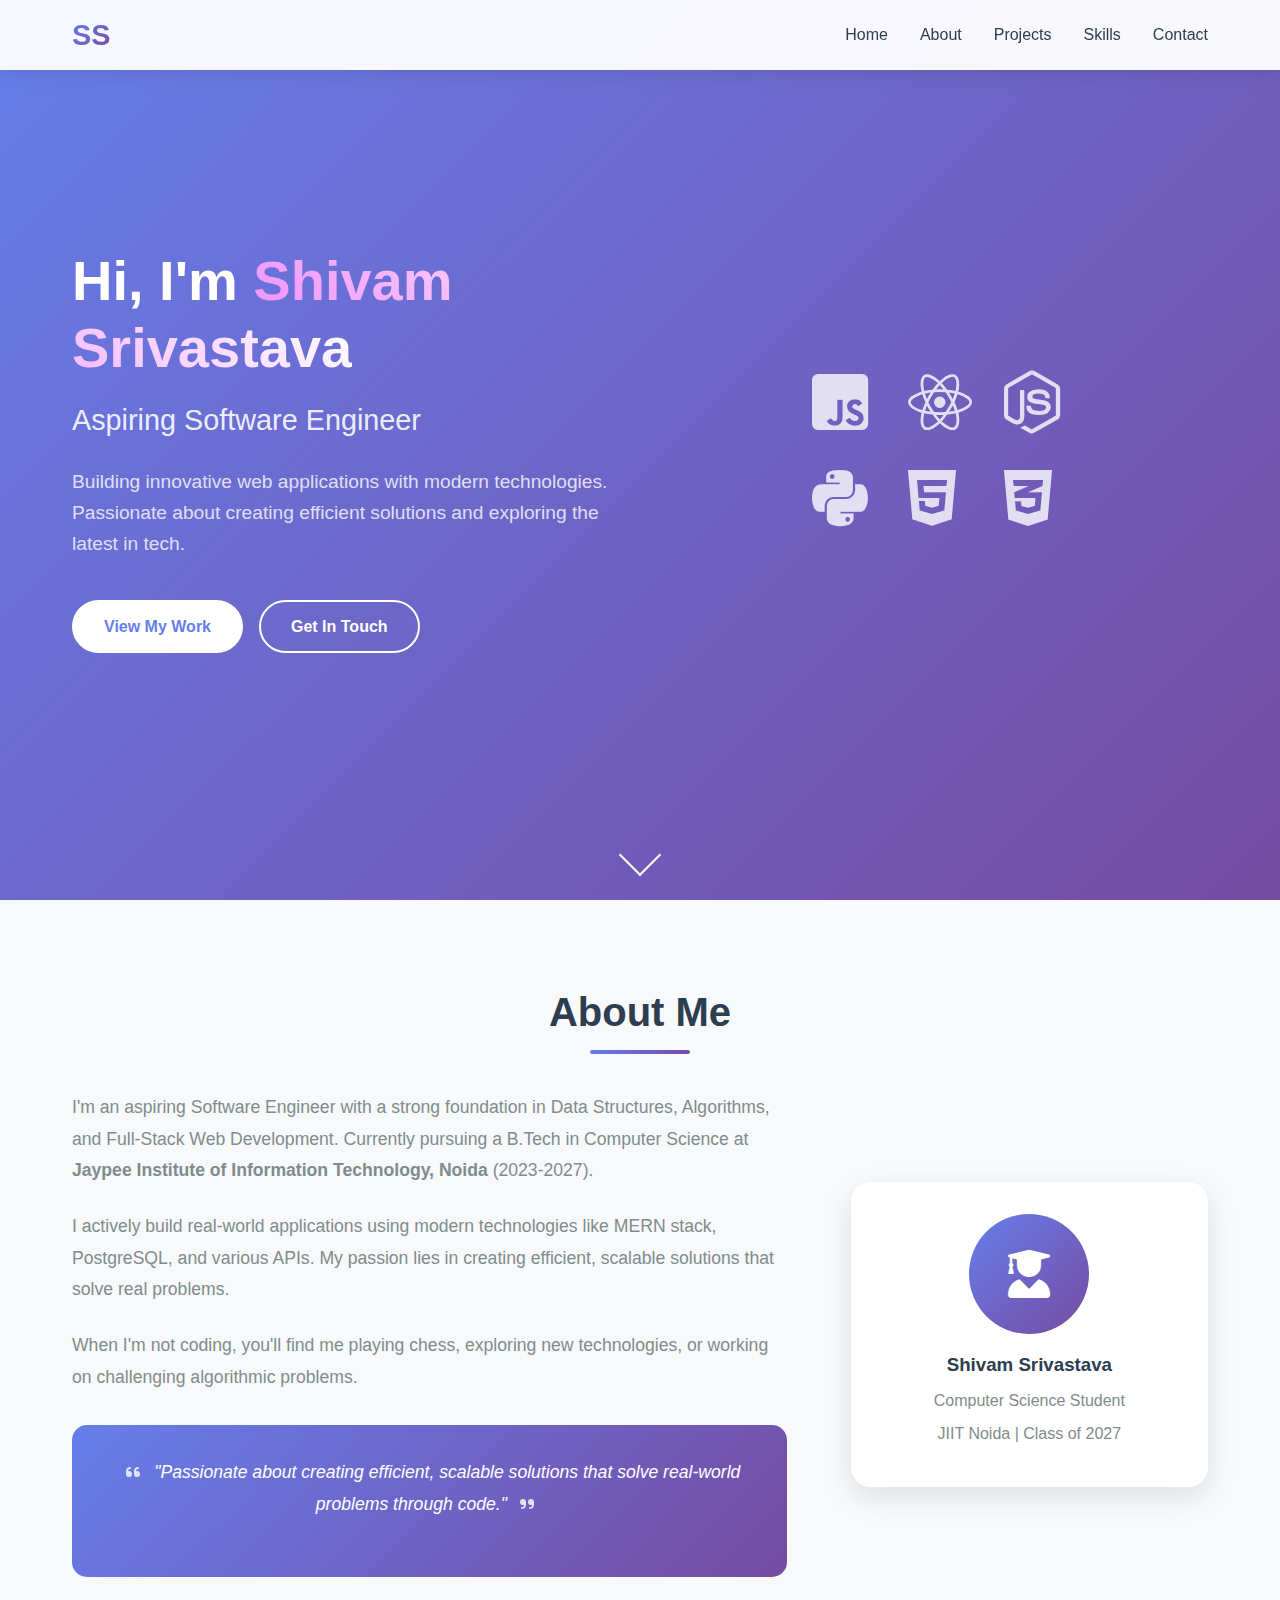
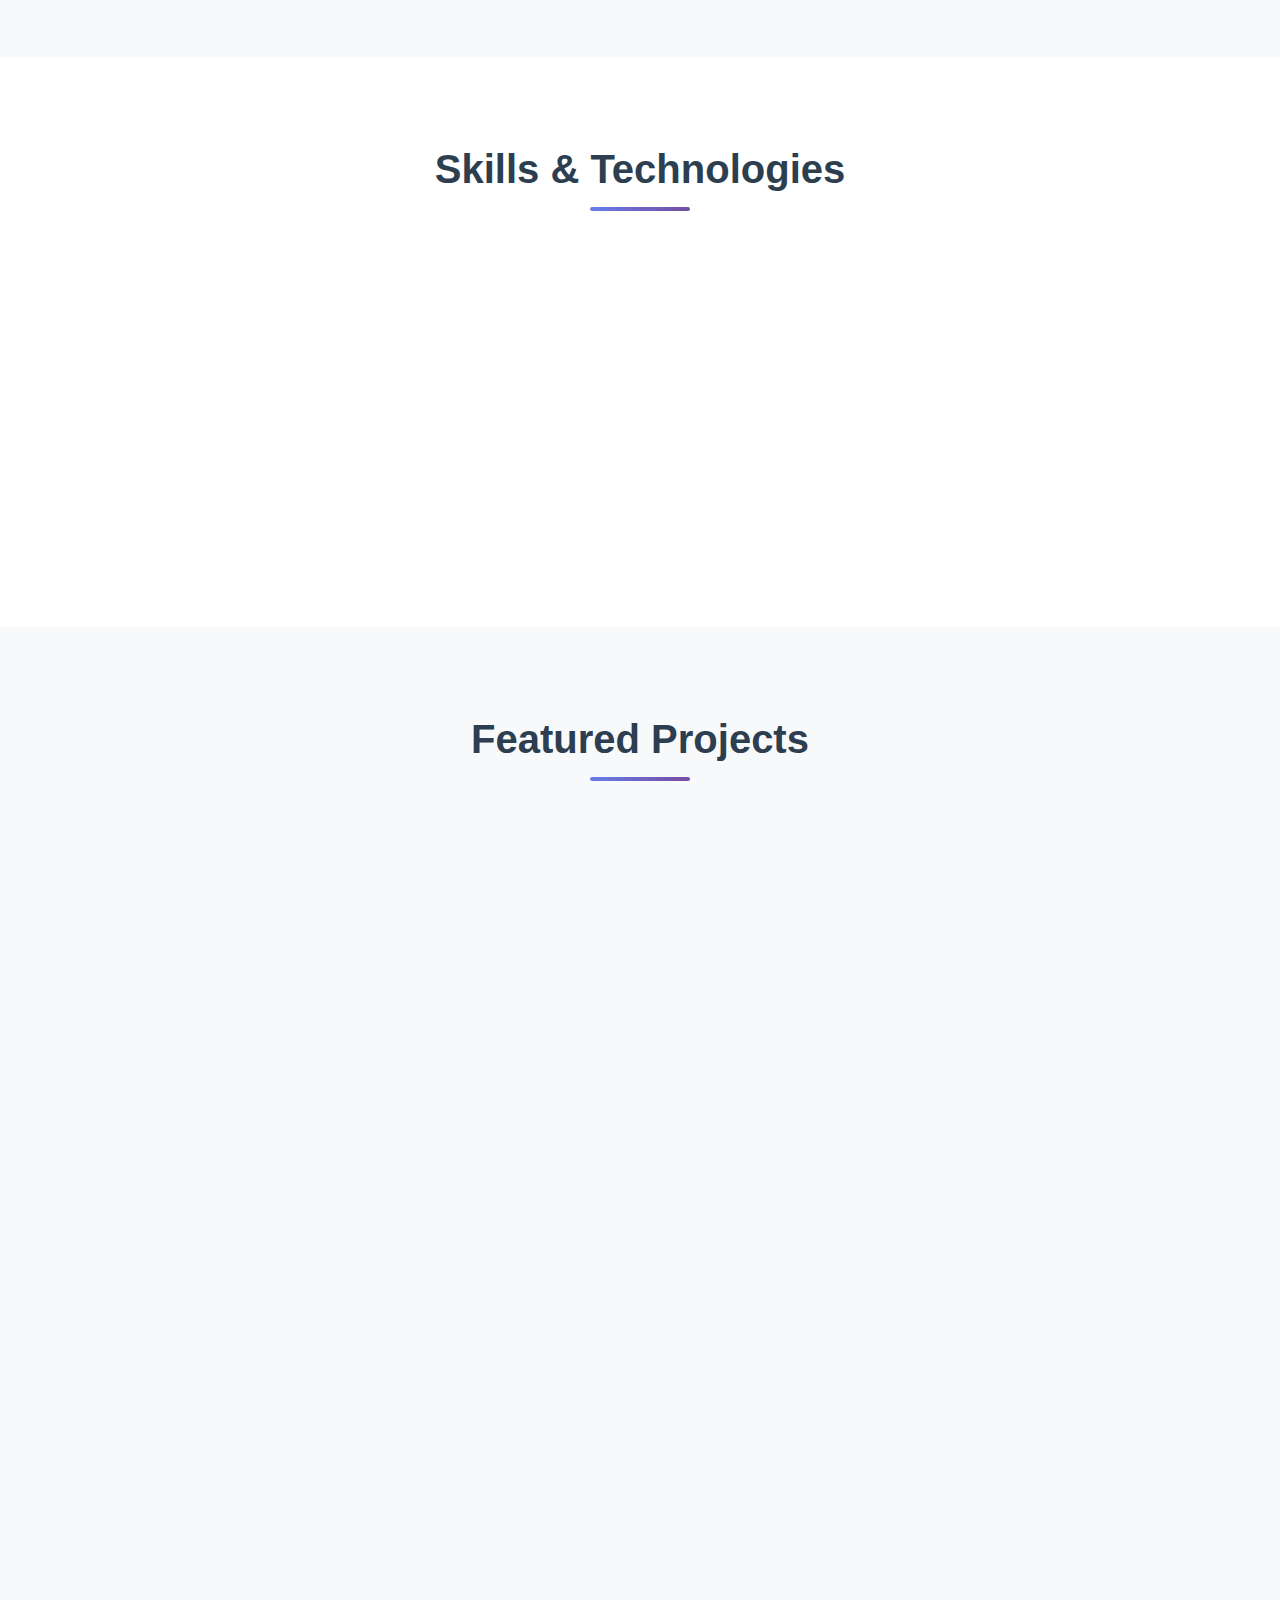
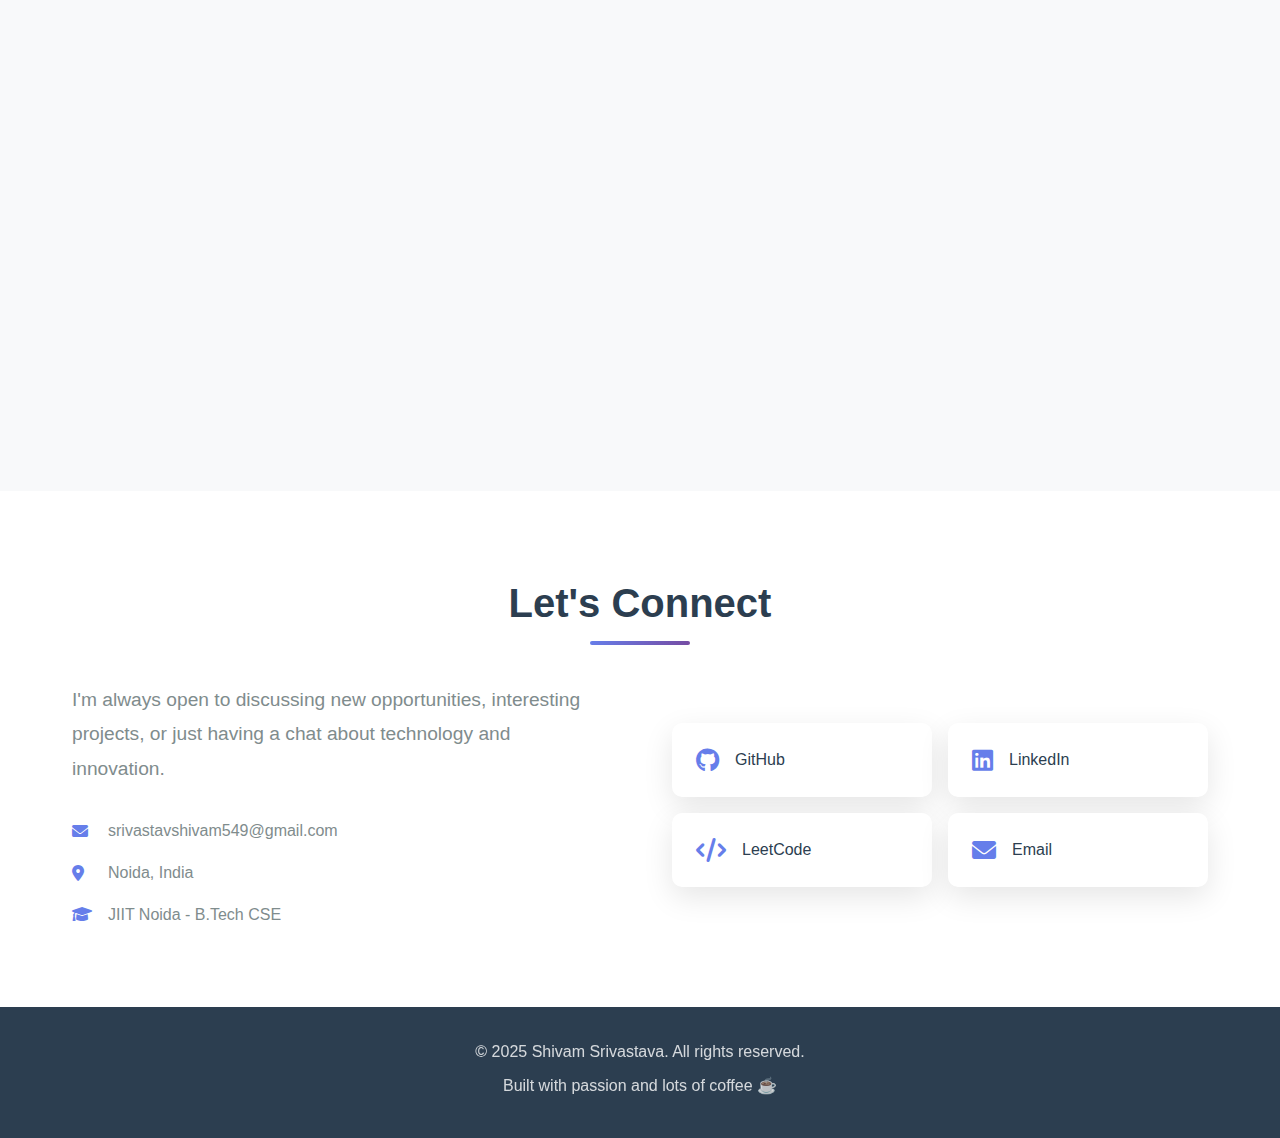
<file: Personal Portfolio/index.html>
<!DOCTYPE html>
<html lang="en">
<head>
    <meta charset="UTF-8">
    <meta name="viewport" content="width=device-width, initial-scale=1.0">
    <title>Shivam Srivastava - Software Engineer Portfolio</title>
    <link rel="stylesheet" href="styles.css">
    <link rel="stylesheet" href="https://cdnjs.cloudflare.com/ajax/libs/font-awesome/6.0.0/css/all.min.css">
</head>
<body>
    <nav id="navbar">
        <div class="nav-container">
            <div class="nav-logo">
                <span>SS</span>
            </div>
            <ul class="nav-menu">
                <li><a href="#welcome-section" class="nav-link">Home</a></li>
                <li><a href="#about" class="nav-link">About</a></li>
                <li><a href="#projects" class="nav-link">Projects</a></li>
                <li><a href="#skills" class="nav-link">Skills</a></li>
                <li><a href="#contact" class="nav-link">Contact</a></li>
            </ul>
            <div class="nav-toggle">
                <span></span>
                <span></span>
                <span></span>
            </div>
        </div>
    </nav>

    <section id="welcome-section">
        <div class="welcome-container">
            <div class="welcome-content">
                <h1>Hi, I'm <span class="highlight">Shivam Srivastava</span></h1>
                <h2 class="subtitle">Aspiring Software Engineer</h2>
                <p class="welcome-description">
                    Building innovative web applications with modern technologies. 
                    Passionate about creating efficient solutions and exploring the latest in tech.
                </p>
                <div class="welcome-buttons">
                    <a href="#projects" class="btn btn-primary">View My Work</a>
                    <a href="#contact" class="btn btn-outline">Get In Touch</a>
                </div>
            </div>
            <div class="welcome-animation">
                <div class="floating-tech">
                    <i class="fab fa-js-square"></i>
                    <i class="fab fa-react"></i>
                    <i class="fab fa-node-js"></i>
                    <i class="fab fa-python"></i>
                    <i class="fab fa-html5"></i>
                    <i class="fab fa-css3-alt"></i>
                </div>
            </div>
        </div>
        <div class="scroll-indicator">
            <div class="scroll-arrow"></div>
        </div>
    </section>

    <section id="about">
        <div class="container">
            <h2 class="section-title">About Me</h2>
            <div class="about-content">
                <div class="about-text">
                    <p>
                        I'm an aspiring Software Engineer with a strong foundation in Data Structures, Algorithms, 
                        and Full-Stack Web Development. Currently pursuing a B.Tech in Computer Science at 
                        <strong>Jaypee Institute of Information Technology, Noida</strong> (2023-2027).
                    </p>
                    <p>
                        I actively build real-world applications using modern technologies like MERN stack, 
                        PostgreSQL, and various APIs. My passion lies in creating efficient, scalable solutions 
                        that solve real problems.
                    </p>                    <p>
                        When I'm not coding, you'll find me playing chess, exploring new technologies, 
                        or working on challenging algorithmic problems.
                    </p>
                    <div class="about-highlight">
                        <p class="highlight-text">
                            <i class="fas fa-quote-left"></i>
                            "Passionate about creating efficient, scalable solutions that solve real-world problems through code."
                            <i class="fas fa-quote-right"></i>
                        </p>
                    </div>
                </div>
                <div class="about-image">
                    <div class="profile-card">
                        <div class="profile-img">
                            <i class="fas fa-user-graduate"></i>
                        </div>
                        <h3>Shivam Srivastava</h3>
                        <p>Computer Science Student</p>
                        <p>JIIT Noida | Class of 2027</p>
                    </div>
                </div>
            </div>
        </div>
    </section>

    <section id="skills">
        <div class="container">
            <h2 class="section-title">Skills & Technologies</h2>
            <div class="skills-grid">
                <div class="skill-category">
                    <h3><i class="fas fa-code"></i> Frontend</h3>
                    <div class="skills-list">
                        <span class="skill-tag">JavaScript</span>
                        <span class="skill-tag">React.js</span>
                        <span class="skill-tag">HTML5</span>
                        <span class="skill-tag">CSS3</span>
                        <span class="skill-tag">Tailwind CSS</span>
                        <span class="skill-tag">Bootstrap</span>
                        <span class="skill-tag">EJS</span>
                    </div>
                </div>
                <div class="skill-category">
                    <h3><i class="fas fa-server"></i> Backend</h3>
                    <div class="skills-list">
                        <span class="skill-tag">Node.js</span>
                        <span class="skill-tag">Express.js</span>
                        <span class="skill-tag">PHP</span>
                        <span class="skill-tag">C++</span>
                        <span class="skill-tag">Python</span>
                        <span class="skill-tag">Axios</span>
                    </div>
                </div>                <div class="skill-category">
                    <h3><i class="fas fa-database"></i> Database</h3>
                    <div class="skills-list">
                        <span class="skill-tag">PostgreSQL</span>
                        <span class="skill-tag">MySQL</span>
                        <span class="skill-tag">MongoDB</span>
                    </div>
                </div>                <div class="skill-category">
                    <h3><i class="fas fa-tools"></i> Tools</h3>
                    <div class="skills-list">
                        <span class="skill-tag">Git</span>
                        <span class="skill-tag">GitHub</span>
                        <span class="skill-tag">Postman</span>
                    </div>
                </div>
            </div>
        </div>
    </section>

    <section id="projects">
        <div class="container">
            <h2 class="section-title">Featured Projects</h2>
            <div class="projects-grid">
                <div class="project-tile">
                    <div class="project-image">
                        <i class="fas fa-newspaper"></i>
                    </div>
                    <div class="project-content">
                        <h3>BuzzBoard - News Hub</h3>
                        <p>
                            A modern React-based news aggregator application that provides latest news from various 
                            categories with live updates and clean UI.
                        </p>
                        <div class="project-tech">
                            <span>React.js</span>
                            <span>Axios</span>
                            <span>CSS</span>
                            <span>NewsData API</span>
                        </div>
                        <div class="project-links">
                            <a href="https://github.com/ishivam0980/BuzzBoard.git" target="_blank" class="project-link">
                                <i class="fab fa-github"></i> Code
                            </a>
                            <a href="#" class="project-link">
                                <i class="fas fa-external-link-alt"></i> Demo
                            </a>
                        </div>
                    </div>
                </div>

                <div class="project-tile">
                    <div class="project-image">
                        <i class="fas fa-traffic-light"></i>
                    </div>
                    <div class="project-content">
                        <h3>UrbanPulse - Traffic Management</h3>
                        <p>
                            Smart traffic simulation system with dynamic optimization, real-time vehicle routing, 
                            and comprehensive analytics for urban traffic management.
                        </p>
                        <div class="project-tech">
                            <span>C++</span>
                            <span>Graph Algorithms</span>
                            <span>Dynamic Programming</span>
                            <span>Data Structures</span>
                        </div>
                        <div class="project-links">
                            <a href="#" class="project-link">
                                <i class="fab fa-github"></i> Code
                            </a>
                            <a href="#" class="project-link">
                                <i class="fas fa-external-link-alt"></i> Demo
                            </a>
                        </div>
                    </div>
                </div>

                <div class="project-tile">
                    <div class="project-image">
                        <i class="fas fa-users"></i>
                    </div>
                    <div class="project-content">
                        <h3>Stellar Student Hub</h3>
                        <p>
                            Full-stack student management system with CRUD operations, photo uploads, 
                            real-time search, and secure database operations.
                        </p>
                        <div class="project-tech">
                            <span>Node.js</span>
                            <span>Express.js</span>
                            <span>PostgreSQL</span>
                            <span>EJS</span>
                        </div>
                        <div class="project-links">
                            <a href="https://github.com/ishivam0980/stellar-student-hub.git" target="_blank" class="project-link">
                                <i class="fab fa-github"></i> Code
                            </a>
                            <a href="#" class="project-link">
                                <i class="fas fa-external-link-alt"></i> Demo
                            </a>
                        </div>
                    </div>
                </div>

                <div class="project-tile">
                    <div class="project-image">
                        <i class="fas fa-key"></i>
                    </div>
                    <div class="project-content">
                        <h3>API Authentication Explorer</h3>
                        <p>
                            Comprehensive demo of four API authentication methods with real integrations, 
                            error handling, and formatted JSON responses.
                        </p>
                        <div class="project-tech">
                            <span>Node.js</span>
                            <span>Express.js</span>
                            <span>Axios</span>
                            <span>EJS</span>
                        </div>
                        <div class="project-links">
                            <a href="https://github.com/ishivam0980/api-authentication-explorer.git" target="_blank" class="project-link">
                                <i class="fab fa-github"></i> Code
                            </a>
                            <a href="#" class="project-link">
                                <i class="fas fa-external-link-alt"></i> Demo
                            </a>
                        </div>
                    </div>
                </div>

                <div class="project-tile">
                    <div class="project-image">
                        <i class="fas fa-text-width"></i>
                    </div>
                    <div class="project-content">
                        <h3>TextPro</h3>
                        <p>
                            Feature-rich text manipulation tool with case transformations, reading time calculator, 
                            and dark mode support for enhanced productivity.
                        </p>
                        <div class="project-tech">
                            <span>React.js</span>
                            <span>JavaScript</span>
                            <span>Bootstrap</span>
                            <span>CSS3</span>
                        </div>
                        <div class="project-links">
                            <a href="https://github.com/ishivam0980/TextPro.git" target="_blank" class="project-link">
                                <i class="fab fa-github"></i> Code
                            </a>
                            <a href="#" class="project-link">
                                <i class="fas fa-external-link-alt"></i> Demo
                            </a>
                        </div>
                    </div>
                </div>
            </div>
        </div>
    </section>

    <section id="contact">
        <div class="container">
            <h2 class="section-title">Let's Connect</h2>
            <div class="contact-content">
                <div class="contact-text">
                    <p>
                        I'm always open to discussing new opportunities, interesting projects, 
                        or just having a chat about technology and innovation.
                    </p>
                    <div class="contact-info">
                        <div class="contact-item">
                            <i class="fas fa-envelope"></i>
                            <span>srivastavshivam549@gmail.com</span>
                        </div>
                        <div class="contact-item">
                            <i class="fas fa-map-marker-alt"></i>
                            <span>Noida, India</span>
                        </div>
                        <div class="contact-item">
                            <i class="fas fa-graduation-cap"></i>
                            <span>JIIT Noida - B.Tech CSE</span>
                        </div>
                    </div>
                </div>
                <div class="contact-links">
                    <a href="https://github.com/ishivam0980" id="profile-link" target="_blank" class="social-link">
                        <i class="fab fa-github"></i>
                        <span>GitHub</span>
                    </a>
                    <a href="http://www.linkedin.com/in/shivam-srivastava-817b33331" target="_blank" class="social-link">
                        <i class="fab fa-linkedin"></i>
                        <span>LinkedIn</span>
                    </a>
                    <a href="https://leetcode.com/u/ishivam549/" target="_blank" class="social-link">
                        <i class="fas fa-code"></i>
                        <span>LeetCode</span>
                    </a>
                    <a href="mailto:srivastavshivam549@gmail.com" class="social-link">
                        <i class="fas fa-envelope"></i>
                        <span>Email</span>
                    </a>
                </div>
            </div>
        </div>
    </section>

    <footer>
        <div class="container">
            <p>&copy; 2025 Shivam Srivastava. All rights reserved.</p>
            <p>Built with passion and lots of coffee ☕</p>
        </div>
    </footer>

    <script>
        // Mobile navigation toggle
        const navToggle = document.querySelector('.nav-toggle');
        const navMenu = document.querySelector('.nav-menu');

        navToggle.addEventListener('click', () => {
            navMenu.classList.toggle('active');
            navToggle.classList.toggle('active');
        });

        // Smooth scrolling
        document.querySelectorAll('a[href^="#"]').forEach(anchor => {
            anchor.addEventListener('click', function (e) {
                e.preventDefault();
                const target = document.querySelector(this.getAttribute('href'));
                if (target) {
                    target.scrollIntoView({
                        behavior: 'smooth',
                        block: 'start'
                    });
                }
                navMenu.classList.remove('active');
                navToggle.classList.remove('active');
            });
        });

        // Active nav link highlighting
        window.addEventListener('scroll', () => {
            const sections = document.querySelectorAll('section');
            const navLinks = document.querySelectorAll('.nav-link');
            
            let current = '';
            sections.forEach(section => {
                const sectionTop = section.offsetTop;
                const sectionHeight = section.clientHeight;
                if (scrollY >= (sectionTop - 200)) {
                    current = section.getAttribute('id');
                }
            });

            navLinks.forEach(link => {
                link.classList.remove('active');
                if (link.getAttribute('href').slice(1) === current) {
                    link.classList.add('active');
                }
            });
        });
    </script>
</body>
</html>
</file>
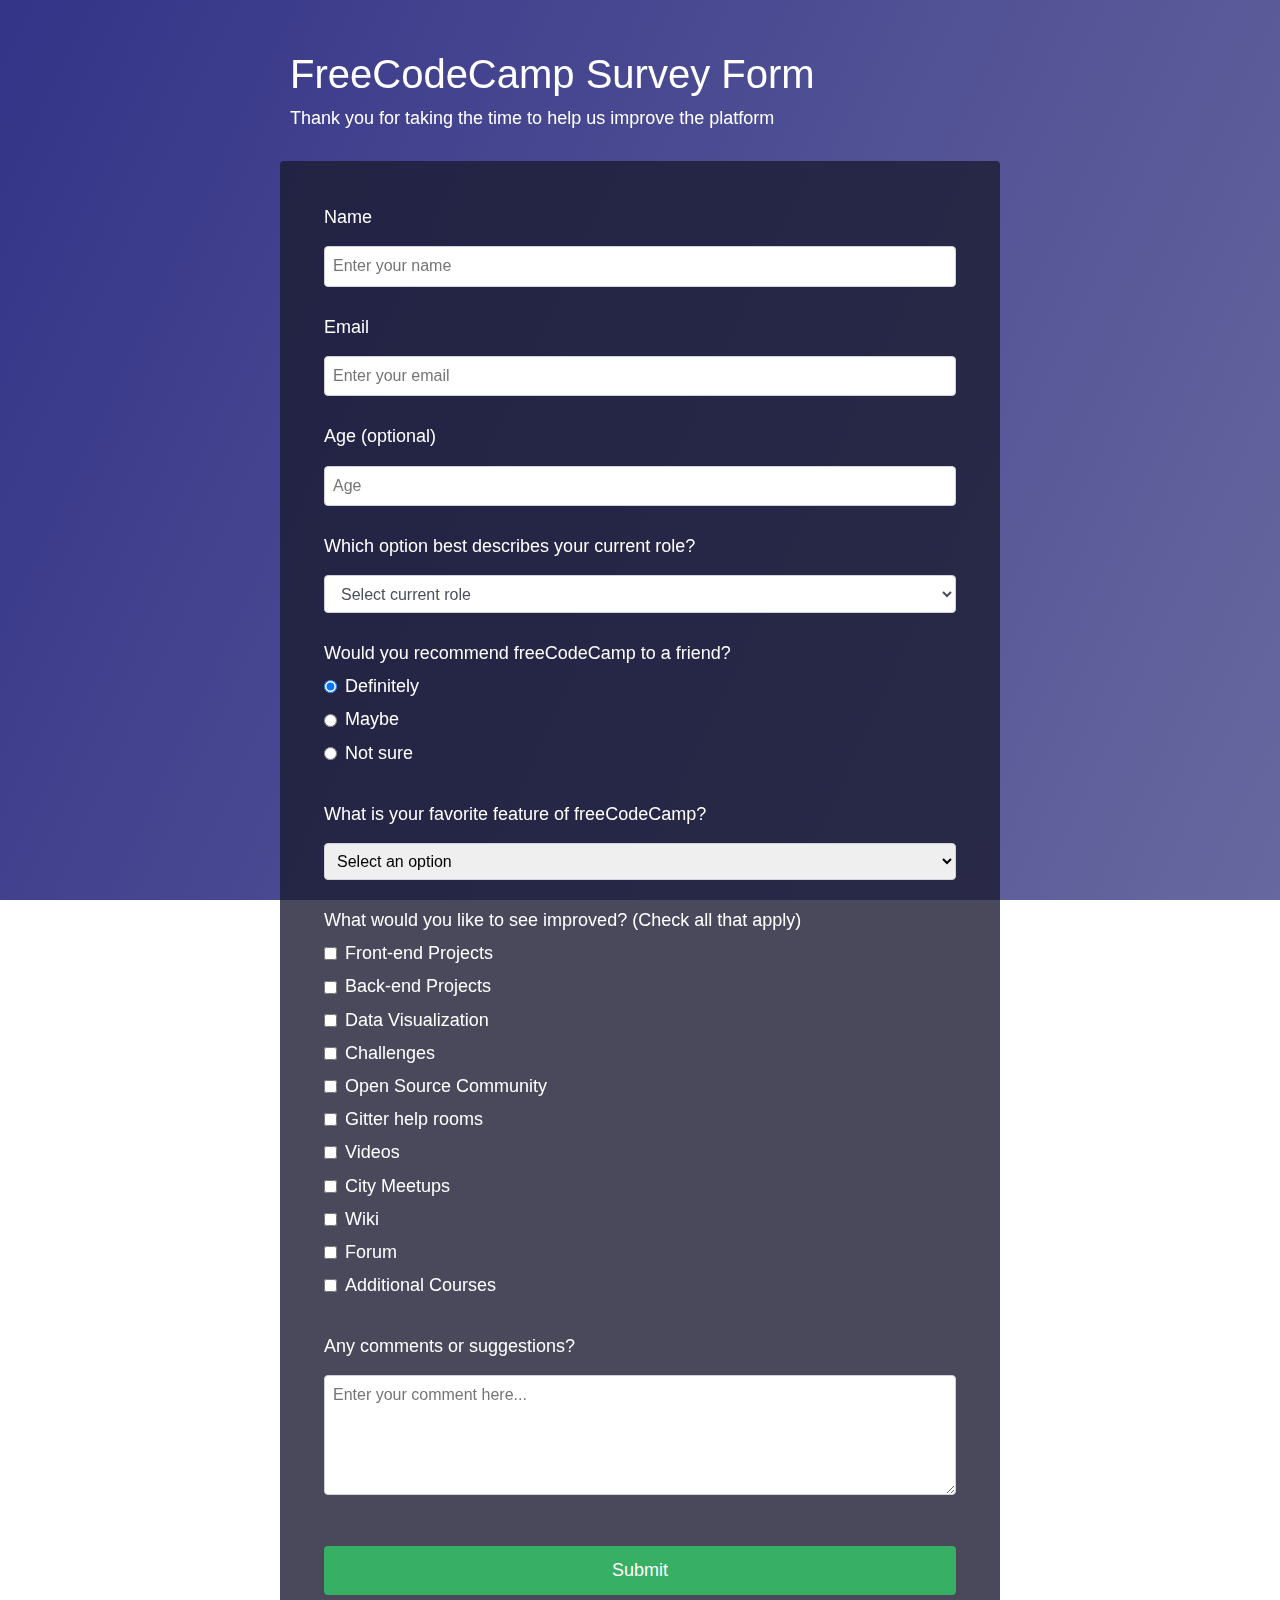
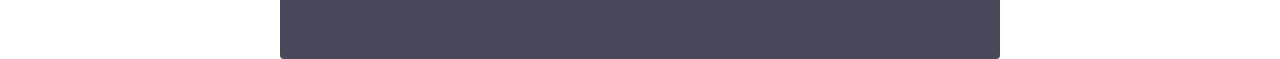
<file: Survey Form/index.html>
<!DOCTYPE html>
<html lang="en">
<head>
    <meta charset="UTF-8">
    <meta name="viewport" content="width=device-width, initial-scale=1.0">
    <title>Survey Form</title>
    <link rel="stylesheet" href="styles.css">
</head>
<body>
    <div class="container">
        <header class="header">
            <h1 id="title">FreeCodeCamp Survey Form</h1>
            <p id="description">Thank you for taking the time to help us improve the platform</p>
        </header>

        <form id="survey-form">
            <div class="form-group">
                <label id="name-label" for="name">Name</label>
                <input 
                    type="text" 
                    id="name" 
                    name="name" 
                    placeholder="Enter your name" 
                    required
                >
            </div>

            <div class="form-group">
                <label id="email-label" for="email">Email</label>
                <input 
                    type="email" 
                    id="email" 
                    name="email" 
                    placeholder="Enter your email" 
                    required
                >
            </div>

            <div class="form-group">
                <label id="number-label" for="number">Age (optional)</label>
                <input 
                    type="number" 
                    id="number" 
                    name="age" 
                    min="10" 
                    max="99" 
                    placeholder="Age"
                >
            </div>

            <div class="form-group">
                <p>Which option best describes your current role?</p>
                <select id="dropdown" name="role" required>
                    <option disabled selected value="">Select current role</option>
                    <option value="student">Student</option>
                    <option value="job">Full Time Job</option>
                    <option value="learner">Full Time Learner</option>
                    <option value="preferNo">Prefer not to say</option>
                    <option value="other">Other</option>
                </select>
            </div>

            <div class="form-group">
                <p>Would you recommend freeCodeCamp to a friend?</p>
                <label>
                    <input 
                        name="user-recommend" 
                        value="definitely" 
                        type="radio" 
                        checked
                    >Definitely
                </label>
                <label>
                    <input 
                        name="user-recommend" 
                        value="maybe" 
                        type="radio"
                    >Maybe
                </label>
                <label>
                    <input 
                        name="user-recommend" 
                        value="not-sure" 
                        type="radio"
                    >Not sure
                </label>
            </div>

            <div class="form-group">
                <p>What is your favorite feature of freeCodeCamp?</p>
                <select id="most-like" name="mostLike" required>
                    <option disabled selected value="">Select an option</option>
                    <option value="challenges">Challenges</option>
                    <option value="projects">Projects</option>
                    <option value="community">Community</option>
                    <option value="openSource">Open Source</option>
                </select>
            </div>

            <div class="form-group">
                <p>What would you like to see improved? 
                <span>(Check all that apply)</span>
                </p>
                <label>
                    <input 
                        name="prefer" 
                        value="front-end-projects" 
                        type="checkbox"
                    >Front-end Projects
                </label>
                <label>
                    <input 
                        name="prefer" 
                        value="back-end-projects" 
                        type="checkbox"
                    >Back-end Projects
                </label>
                <label>
                    <input 
                        name="prefer" 
                        value="data-visualization" 
                        type="checkbox"
                    >Data Visualization
                </label>
                <label>
                    <input 
                        name="prefer" 
                        value="challenges" 
                        type="checkbox"
                    >Challenges
                </label>
                <label>
                    <input 
                        name="prefer" 
                        value="open-source-community" 
                        type="checkbox"
                    >Open Source Community
                </label>
                <label>
                    <input 
                        name="prefer" 
                        value="gitter-help-rooms" 
                        type="checkbox"
                    >Gitter help rooms
                </label>
                <label>
                    <input 
                        name="prefer" 
                        value="videos" 
                        type="checkbox"
                    >Videos
                </label>
                <label>
                    <input 
                        name="prefer" 
                        value="city-meetups" 
                        type="checkbox"
                    >City Meetups
                </label>
                <label>
                    <input 
                        name="prefer" 
                        value="wiki" 
                        type="checkbox"
                    >Wiki
                </label>
                <label>
                    <input 
                        name="prefer" 
                        value="forum" 
                        type="checkbox"
                    >Forum
                </label>
                <label>
                    <input 
                        name="prefer" 
                        value="additional-courses" 
                        type="checkbox"
                    >Additional Courses
                </label>
            </div>

            <div class="form-group">
                <p>Any comments or suggestions?</p>
                <textarea 
                    id="comments" 
                    name="comment" 
                    placeholder="Enter your comment here..."
                ></textarea>
            </div>

            <div class="form-group">
                <button type="submit" id="submit">Submit</button>
            </div>
        </form>
    </div>
</body>
</html>
</file>
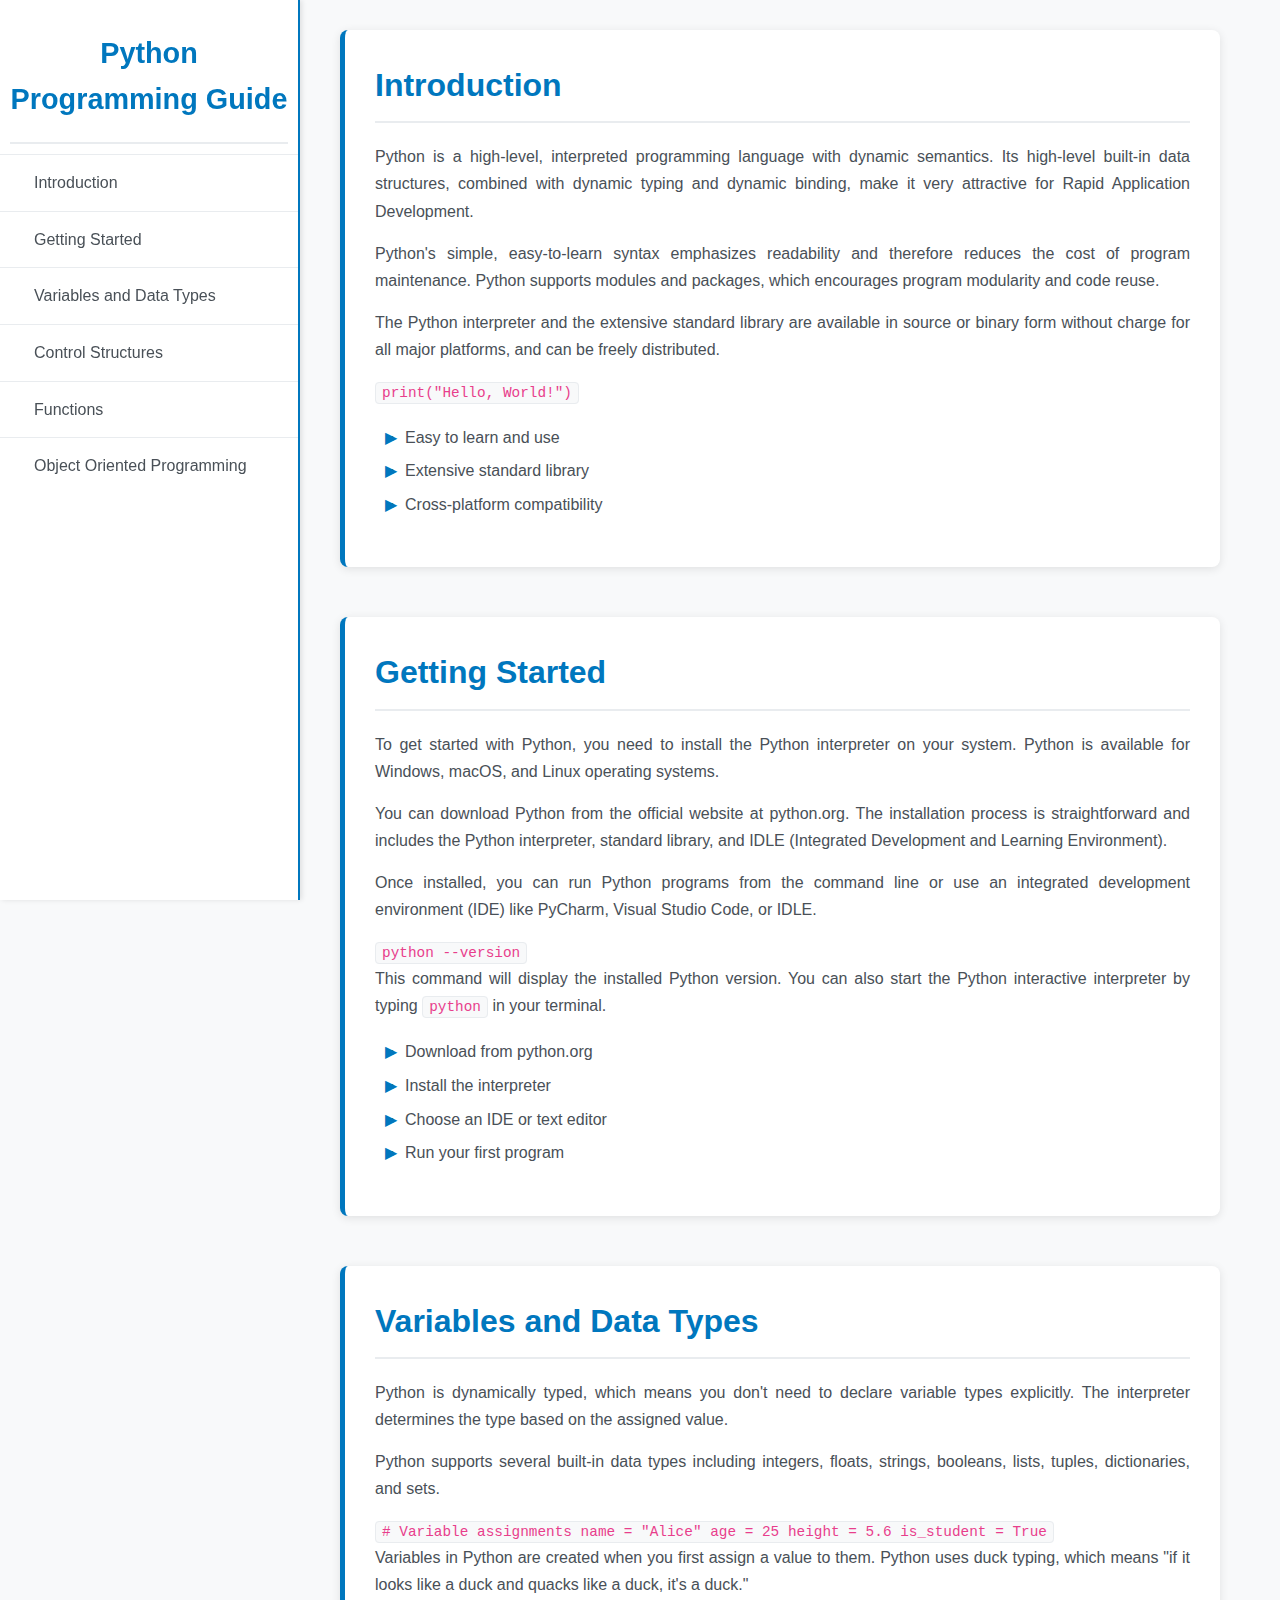
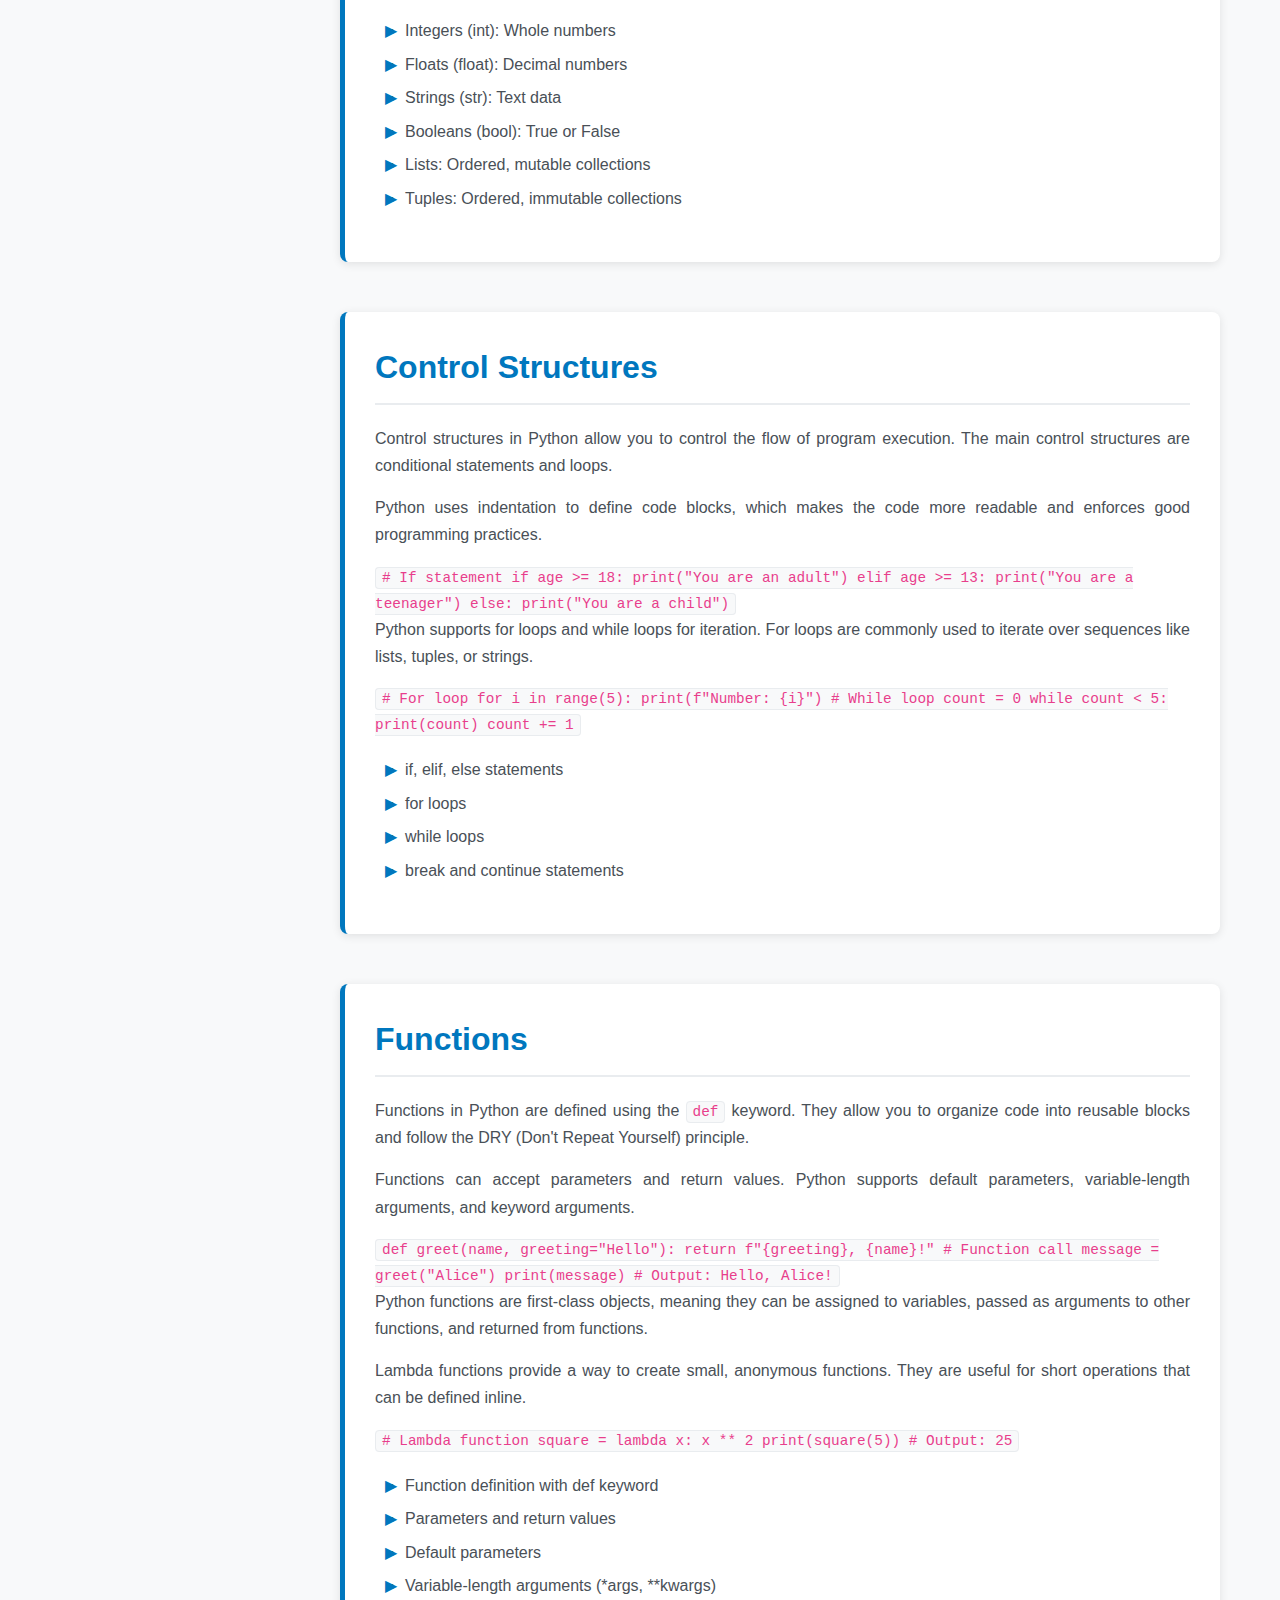
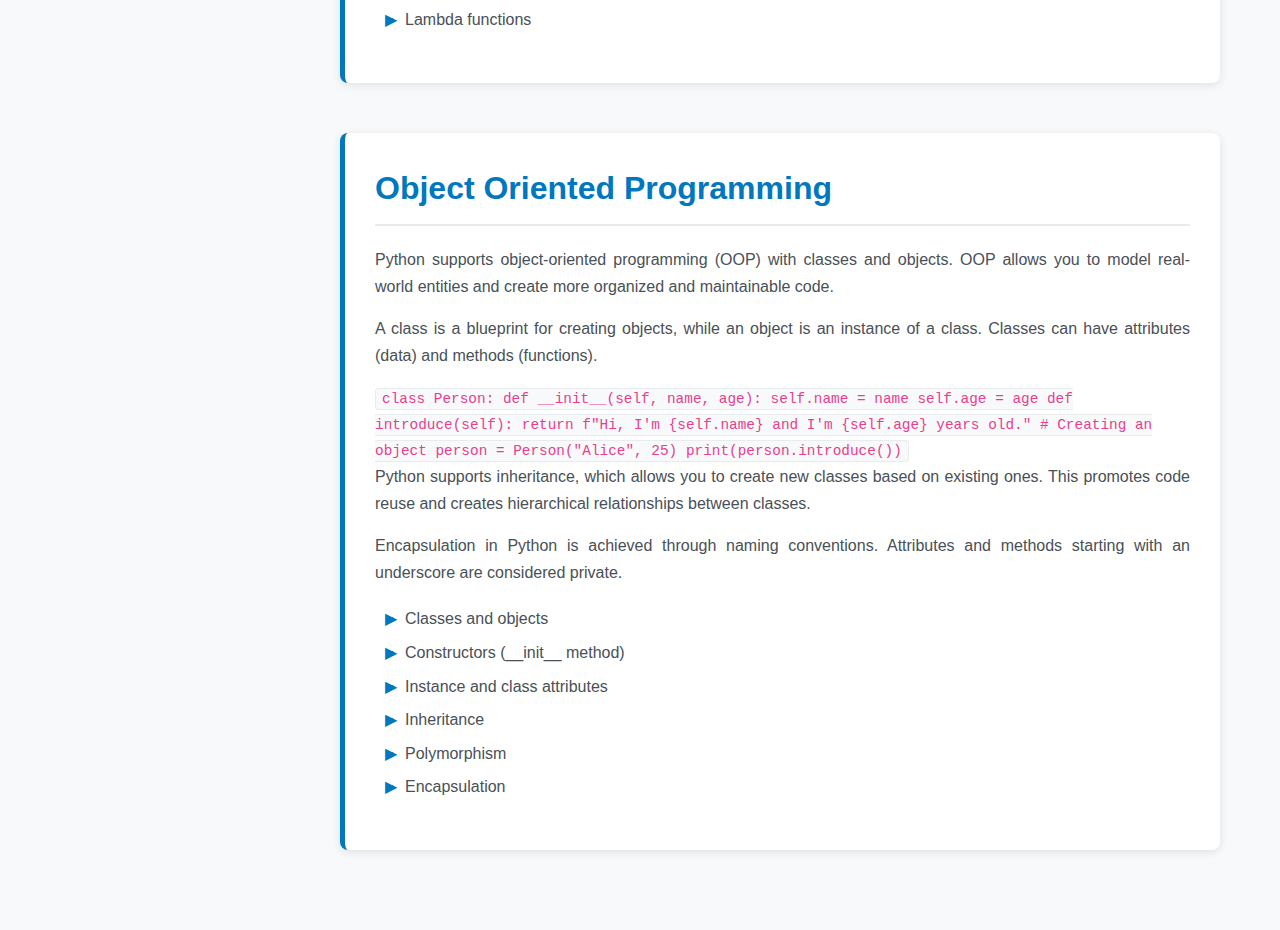
<file: Technical Documentation Page/index.html>
<!DOCTYPE html>
<html lang="en">
<head>
    <meta charset="UTF-8">
    <meta name="viewport" content="width=device-width, initial-scale=1.0">
    <title>Python Programming Documentation</title>
    <link rel="stylesheet" href="styles.css">
</head>
<body>
    <nav id="navbar">
        <header>Python Programming Guide</header>
        <ul>
            <li><a class="nav-link" href="#Introduction">Introduction</a></li>
            <li><a class="nav-link" href="#Getting_Started">Getting Started</a></li>
            <li><a class="nav-link" href="#Variables_and_Data_Types">Variables and Data Types</a></li>
            <li><a class="nav-link" href="#Control_Structures">Control Structures</a></li>
            <li><a class="nav-link" href="#Functions">Functions</a></li>
            <li><a class="nav-link" href="#Object_Oriented_Programming">Object Oriented Programming</a></li>
        </ul>
    </nav>

    <main id="main-doc">
        <section class="main-section" id="Introduction">
            <header>Introduction</header>
            <p>Python is a high-level, interpreted programming language with dynamic semantics. Its high-level built-in data structures, combined with dynamic typing and dynamic binding, make it very attractive for Rapid Application Development.</p>
            <p>Python's simple, easy-to-learn syntax emphasizes readability and therefore reduces the cost of program maintenance. Python supports modules and packages, which encourages program modularity and code reuse.</p>
            <p>The Python interpreter and the extensive standard library are available in source or binary form without charge for all major platforms, and can be freely distributed.</p>
            <code>print("Hello, World!")</code>
            <ul>
                <li>Easy to learn and use</li>
                <li>Extensive standard library</li>
                <li>Cross-platform compatibility</li>
            </ul>
        </section>

        <section class="main-section" id="Getting_Started">
            <header>Getting Started</header>
            <p>To get started with Python, you need to install the Python interpreter on your system. Python is available for Windows, macOS, and Linux operating systems.</p>
            <p>You can download Python from the official website at python.org. The installation process is straightforward and includes the Python interpreter, standard library, and IDLE (Integrated Development and Learning Environment).</p>
            <p>Once installed, you can run Python programs from the command line or use an integrated development environment (IDE) like PyCharm, Visual Studio Code, or IDLE.</p>
            <code>python --version</code>
            <p>This command will display the installed Python version. You can also start the Python interactive interpreter by typing <code>python</code> in your terminal.</p>
            <ul>
                <li>Download from python.org</li>
                <li>Install the interpreter</li>
                <li>Choose an IDE or text editor</li>
                <li>Run your first program</li>
            </ul>
        </section>

        <section class="main-section" id="Variables_and_Data_Types">
            <header>Variables and Data Types</header>
            <p>Python is dynamically typed, which means you don't need to declare variable types explicitly. The interpreter determines the type based on the assigned value.</p>
            <p>Python supports several built-in data types including integers, floats, strings, booleans, lists, tuples, dictionaries, and sets.</p>
            <code>
# Variable assignments
name = "Alice"
age = 25
height = 5.6
is_student = True
            </code>
            <p>Variables in Python are created when you first assign a value to them. Python uses duck typing, which means "if it looks like a duck and quacks like a duck, it's a duck."</p>
            <ul>
                <li>Integers (int): Whole numbers</li>
                <li>Floats (float): Decimal numbers</li>
                <li>Strings (str): Text data</li>
                <li>Booleans (bool): True or False</li>
                <li>Lists: Ordered, mutable collections</li>
                <li>Tuples: Ordered, immutable collections</li>
            </ul>
        </section>

        <section class="main-section" id="Control_Structures">
            <header>Control Structures</header>
            <p>Control structures in Python allow you to control the flow of program execution. The main control structures are conditional statements and loops.</p>
            <p>Python uses indentation to define code blocks, which makes the code more readable and enforces good programming practices.</p>
            <code>
# If statement
if age >= 18:
    print("You are an adult")
elif age >= 13:
    print("You are a teenager")
else:
    print("You are a child")
            </code>
            <p>Python supports for loops and while loops for iteration. For loops are commonly used to iterate over sequences like lists, tuples, or strings.</p>
            <code>
# For loop
for i in range(5):
    print(f"Number: {i}")

# While loop
count = 0
while count < 5:
    print(count)
    count += 1
            </code>
            <ul>
                <li>if, elif, else statements</li>
                <li>for loops</li>
                <li>while loops</li>
                <li>break and continue statements</li>
            </ul>
        </section>

        <section class="main-section" id="Functions">
            <header>Functions</header>
            <p>Functions in Python are defined using the <code>def</code> keyword. They allow you to organize code into reusable blocks and follow the DRY (Don't Repeat Yourself) principle.</p>
            <p>Functions can accept parameters and return values. Python supports default parameters, variable-length arguments, and keyword arguments.</p>
            <code>
def greet(name, greeting="Hello"):
    return f"{greeting}, {name}!"

# Function call
message = greet("Alice")
print(message)  # Output: Hello, Alice!
            </code>
            <p>Python functions are first-class objects, meaning they can be assigned to variables, passed as arguments to other functions, and returned from functions.</p>
            <p>Lambda functions provide a way to create small, anonymous functions. They are useful for short operations that can be defined inline.</p>
            <code>
# Lambda function
square = lambda x: x ** 2
print(square(5))  # Output: 25
            </code>
            <ul>
                <li>Function definition with def keyword</li>
                <li>Parameters and return values</li>
                <li>Default parameters</li>
                <li>Variable-length arguments (*args, **kwargs)</li>
                <li>Lambda functions</li>
            </ul>
        </section>

        <section class="main-section" id="Object_Oriented_Programming">
            <header>Object Oriented Programming</header>
            <p>Python supports object-oriented programming (OOP) with classes and objects. OOP allows you to model real-world entities and create more organized and maintainable code.</p>
            <p>A class is a blueprint for creating objects, while an object is an instance of a class. Classes can have attributes (data) and methods (functions).</p>
            <code>
class Person:
    def __init__(self, name, age):
        self.name = name
        self.age = age
    
    def introduce(self):
        return f"Hi, I'm {self.name} and I'm {self.age} years old."

# Creating an object
person = Person("Alice", 25)
print(person.introduce())
            </code>
            <p>Python supports inheritance, which allows you to create new classes based on existing ones. This promotes code reuse and creates hierarchical relationships between classes.</p>
            <p>Encapsulation in Python is achieved through naming conventions. Attributes and methods starting with an underscore are considered private.</p>
            <ul>
                <li>Classes and objects</li>
                <li>Constructors (__init__ method)</li>
                <li>Instance and class attributes</li>
                <li>Inheritance</li>
                <li>Polymorphism</li>
                <li>Encapsulation</li>
            </ul>
        </section>
    </main>
</body>
</html>
</file>
<file: Survey Form/styles.css>
* {
    box-sizing: border-box;
}

body {
    font-family: 'Poppins', sans-serif;
    font-size: 1rem;
    font-weight: 400;
    line-height: 1.4;
    color: #ffffff;
    margin: 0;
}

body::before {
    content: '';
    position: fixed;
    top: 0;
    left: 0;
    height: 100%;
    width: 100%;
    z-index: -1;
    background: var(--color-darkblue);
    background-image: linear-gradient(
        115deg,
        rgba(58, 58, 158, 0.8),
        rgba(136, 136, 206, 0.7)
    ),
    url(https://cdn.freecodecamp.org/testable-projects-fcc/images/survey-form-background.jpeg);
    background-size: cover;
    background-repeat: no-repeat;
    background-position: center;
}

:root {
    --color-white: #f3f3f3;
    --color-darkblue: #1b1b32;
    --color-darkblue-alpha: rgba(27, 27, 50, 0.8);
    --color-green: #37af65;
}

.container {
    width: 100%;
    margin: 3.125rem auto 0 auto;
}

@media (min-width: 576px) {
    .container {
        max-width: 540px;
    }
}

@media (min-width: 768px) {
    .container {
        max-width: 720px;
    }
}

.header {
    padding: 0 0.625rem;
    margin-bottom: 1.875rem;
}

.description {
    font-style: italic;
    font-weight: 200;
    text-shadow: 1px 1px 1px rgba(0, 0, 0, 0.4);
}

.clue {
    margin-left: 0.25rem;
    font-size: 0.9rem;
    color: #e4e4e4;
}

.text-center {
    text-align: center;
}

form {
    background: var(--color-darkblue-alpha);
    padding: 2.5rem 0.625rem;
    border-radius: 0.25rem;
}

@media (min-width: 480px) {
    form {
        padding: 2.5rem;
    }
}

.form-group {
    margin: 0 auto 1.25rem auto;
    padding: 0.25rem;
}

.form-control {
    display: block;
    width: 100%;
    height: 2.375rem;
    padding: 0.375rem 0.75rem;
    color: #495057;
    background-color: #fff;
    background-image: none;
    border: 1px solid #ced4da;
    border-radius: 0.25rem;
    transition: border-color 0.15s ease-in-out, box-shadow 0.15s ease-in-out;
}

.form-control:focus {
    border-color: #80bdff;
    outline: 0;
    box-shadow: 0 0 0 0.2rem rgba(0, 123, 255, 0.25);
}

.input-radio,
.input-checkbox {
    display: inline-block;
    margin-right: 0.625rem;
    min-height: 1.25rem;
    min-width: 1.25rem;
}

.input-textarea {
    min-height: 120px;
    width: 100%;
    padding: 0.625rem;
    resize: vertical;
}

#dropdown {
    height: 2.375rem;
    padding: 0.375rem 0.75rem;
    color: #495057;
    background-color: #fff;
    border: 1px solid #ced4da;
    border-radius: 0.25rem;
    width: 100%;
}

label {
    display: flex;
    align-items: center;
    font-size: 1.125rem;
    margin-bottom: 0.5rem;
}

input,
button,
select,
textarea {
    margin: 0;
    font-family: inherit;
    font-size: inherit;
    line-height: inherit;
}

button {
    border: none;
}

.submit-button {
    display: block;
    width: 100%;
    padding: 0.75rem;
    background: var(--color-green);
    color: inherit;
    border-radius: 2px;
    cursor: pointer;
}

input[type="submit"] {
    display: block;
    width: 100%;
    padding: 0.75rem;
    background: var(--color-green);
    color: inherit;
    border-radius: 2px;
    cursor: pointer;
}

input, textarea, select {
    width: 100%;
    padding: 0.5rem;
    margin-top: 0.5rem;
    border: 1px solid #ced4da;
    border-radius: 0.25rem;
    font-size: 1rem;
}

input[type="radio"], input[type="checkbox"] {
    width: auto;
    margin-right: 0.5rem;
    margin-top: 0;
}

textarea {
    min-height: 120px;
    resize: vertical;
}

button[type="submit"] {
    background: var(--color-green);
    border: none;
    color: white;
    padding: 0.75rem 2rem;
    font-size: 1.125rem;
    border-radius: 0.25rem;
    cursor: pointer;
    width: 100%;
    margin-top: 1rem;
}

button[type="submit"]:hover {
    background: #2d8653;
}

h1, p {
    margin-top: 0;
    margin-bottom: 0.5rem;
}

h1 {
    font-weight: 400;
    line-height: 1.2;
}

p {
    font-size: 1.125rem;
}

h1 {
    font-size: 2.5rem;
}

.text-center {
    text-align: center;
}

@media (max-width: 460px) {
    h1 {
        font-size: 1.5rem;
    }
}
</file>
<file: Technical Documentation Page/styles.css>
* {
    margin: 0;
    padding: 0;
    box-sizing: border-box;
}

body {
    font-family: 'Segoe UI', Tahoma, Geneva, Verdana, sans-serif;
    line-height: 1.6;
    color: #333;
    background-color: #f8f9fa;
}

#navbar {
    position: fixed;
    min-width: 290px;
    top: 0;
    left: 0;
    width: 300px;
    height: 100%;
    border-right: solid 2px #0077be;
    background-color: #ffffff;
    box-shadow: 2px 0 5px rgba(0, 0, 0, 0.1);
    z-index: 1000;
}

#navbar header {
    color: #0077be;
    margin: 10px;
    text-align: center;
    font-size: 1.8rem;
    font-weight: bold;
    padding: 20px 0;
    border-bottom: 2px solid #e9ecef;
}

#navbar ul {
    height: calc(100% - 120px);
    padding: 0;
    overflow-y: auto;
    overflow-x: hidden;
    list-style: none;
}

#navbar li {
    border-top: 1px solid #e9ecef;
    position: relative;
}

.nav-link {
    display: block;
    padding: 15px 30px;
    color: #495057;
    text-decoration: none;
    cursor: pointer;
    transition: all 0.3s ease;
    border-left: 4px solid transparent;
}

.nav-link:hover {
    color: #0077be;
    background-color: #f8f9fa;
    border-left: 4px solid #0077be;
}

#main-doc {
    position: absolute;
    margin-left: 310px;
    padding: 30px;
    margin-bottom: 110px;
    max-width: calc(100% - 340px);
}

.main-section {
    margin-bottom: 50px;
    background: white;
    padding: 30px;
    border-radius: 8px;
    box-shadow: 0 2px 10px rgba(0, 0, 0, 0.1);
    border-left: 5px solid #0077be;
}

.main-section header {
    color: #0077be;
    margin-bottom: 20px;
    font-size: 2rem;
    font-weight: bold;
    border-bottom: 2px solid #e9ecef;
    padding-bottom: 10px;
}

.main-section p {
    margin-bottom: 15px;
    color: #495057;
    text-align: justify;
    line-height: 1.7;
}

.main-section code {
    background-color: #f8f9fa;
    color: #e83e8c;
    padding: 2px 6px;
    border-radius: 4px;
    font-family: 'Courier New', Courier, monospace;
    font-size: 0.9rem;
    border: 1px solid #e9ecef;
}

.main-section pre {
    background-color: #f8f9fa;
    border: 1px solid #e9ecef;
    border-radius: 4px;
    padding: 15px;
    margin: 15px 0;
    overflow-x: auto;
    white-space: pre-wrap;
}

.main-section pre code {
    background: none;
    border: none;
    padding: 0;
    color: #495057;
    display: block;
    white-space: pre;
}

.main-section ul {
    margin: 20px 0;
    padding-left: 30px;
}

.main-section li {
    margin-bottom: 8px;
    color: #495057;
    position: relative;
}

.main-section li::before {
    content: "▶";
    color: #0077be;
    position: absolute;
    left: -20px;
    top: 0;
}

html {
    scroll-behavior: smooth;
}

:target {
    scroll-margin-top: 20px;
}

@media (max-width: 815px) {
    #navbar {
        position: absolute;
        top: 0;
        padding: 0;
        margin: 0;
        width: 100%;
        max-height: 275px;
        border: none;
        z-index: 1;
        border-bottom: 2px solid #0077be;
    }

    #navbar header {
        font-size: 1.5rem;
        padding: 15px 0;
        margin: 5px;
    }

    #navbar ul {
        border: 1px solid #0077be;
        height: 207px;
        background-color: white;
    }

    .nav-link {
        padding: 10px 15px;
        border-left: none;
        border-bottom: 1px solid #e9ecef;
    }

    #main-doc {
        position: relative;
        margin-left: 0;
        margin-top: 270px;
        max-width: 100%;
        padding: 20px;
    }

    .main-section {
        padding: 20px;
        margin-bottom: 30px;
    }

    .main-section header {
        font-size: 1.6rem;
    }
}

@media (max-width: 480px) {
    #navbar header {
        font-size: 1.3rem;
        padding: 10px 0;
    }

    .nav-link {
        padding: 8px 10px;
        font-size: 0.9rem;
    }

    #main-doc {
        padding: 15px;
        margin-top: 250px;
    }

    .main-section {
        padding: 15px;
    }

    .main-section header {
        font-size: 1.4rem;
    }

    .main-section p {
        font-size: 0.9rem;
    }
}

@media (prefers-reduced-motion: reduce) {
    html {
        scroll-behavior: auto;
    }
    
    .nav-link {
        transition: none;
    }
}
</file>
<file: Personal Portfolio/styles.css>
/* Reset and Base Styles */
* {
    margin: 0;
    padding: 0;
    box-sizing: border-box;
}

html {
    scroll-behavior: smooth;
}

body {
    font-family: 'Segoe UI', Tahoma, Geneva, Verdana, sans-serif;
    line-height: 1.6;
    color: #333;
    overflow-x: hidden;
}

/* CSS Variables */
:root {
    --primary-color: #667eea;
    --secondary-color: #764ba2;
    --accent-color: #f093fb;
    --text-dark: #2c3e50;
    --text-light: #7f8c8d;
    --white: #ffffff;
    --light-bg: #f8f9fa;
    --shadow: 0 10px 30px rgba(0, 0, 0, 0.1);
    --gradient: linear-gradient(135deg, var(--primary-color) 0%, var(--secondary-color) 100%);
    --gradient-alt: linear-gradient(135deg, var(--accent-color) 0%, var(--primary-color) 100%);
}

/* Container */
.container {
    max-width: 1200px;
    margin: 0 auto;
    padding: 0 2rem;
}

/* Navigation */
#navbar {
    position: fixed;
    top: 0;
    width: 100%;
    background: rgba(255, 255, 255, 0.95);
    backdrop-filter: blur(10px);
    z-index: 1000;
    transition: all 0.3s ease;
    box-shadow: 0 2px 20px rgba(0, 0, 0, 0.1);
}

.nav-container {
    max-width: 1200px;
    margin: 0 auto;
    padding: 0 2rem;
    display: flex;
    justify-content: space-between;
    align-items: center;
    height: 70px;
}

.nav-logo span {
    font-size: 1.8rem;
    font-weight: bold;
    background: var(--gradient);
    -webkit-background-clip: text;
    -webkit-text-fill-color: transparent;
    background-clip: text;
}

.nav-menu {
    display: flex;
    list-style: none;
    gap: 2rem;
}

.nav-link {
    text-decoration: none;
    color: var(--text-dark);
    font-weight: 500;
    transition: all 0.3s ease;
    position: relative;
    padding: 0.5rem 0;
}

.nav-link:hover,
.nav-link.active {
    color: var(--primary-color);
}

.nav-link::after {
    content: '';
    position: absolute;
    width: 0;
    height: 2px;
    bottom: 0;
    left: 0;
    background: var(--gradient);
    transition: width 0.3s ease;
}

.nav-link:hover::after,
.nav-link.active::after {
    width: 100%;
}

.nav-toggle {
    display: none;
    flex-direction: column;
    cursor: pointer;
    gap: 4px;
}

.nav-toggle span {
    width: 25px;
    height: 3px;
    background: var(--primary-color);
    transition: all 0.3s ease;
}

/* Welcome Section */
#welcome-section {
    height: 100vh;
    display: flex;
    align-items: center;
    justify-content: center;
    background: var(--gradient);
    color: var(--white);
    position: relative;
    overflow: hidden;
}

.welcome-container {
    display: flex;
    align-items: center;
    justify-content: space-between;
    max-width: 1200px;
    width: 100%;
    padding: 0 2rem;
    gap: 4rem;
}

.welcome-content {
    flex: 1;
    max-width: 600px;
}

.welcome-content h1 {
    font-size: 3.5rem;
    margin-bottom: 1rem;
    font-weight: bold;
    line-height: 1.2;
}

.highlight {
    background: linear-gradient(45deg, var(--accent-color), #fff);
    -webkit-background-clip: text;
    -webkit-text-fill-color: transparent;
    background-clip: text;
}

.subtitle {
    font-size: 1.8rem;
    margin-bottom: 1.5rem;
    color: rgba(255, 255, 255, 0.9);
    font-weight: 300;
}

.welcome-description {
    font-size: 1.2rem;
    margin-bottom: 2.5rem;
    color: rgba(255, 255, 255, 0.8);
    line-height: 1.6;
}

.welcome-buttons {
    display: flex;
    gap: 1rem;
    flex-wrap: wrap;
}

.btn {
    padding: 12px 30px;
    border-radius: 50px;
    text-decoration: none;
    font-weight: 600;
    transition: all 0.3s ease;
    border: 2px solid transparent;
    display: inline-block;
    cursor: pointer;
}

.btn-primary {
    background: var(--white);
    color: var(--primary-color);
}

.btn-primary:hover {
    background: transparent;
    border-color: var(--white);
    color: var(--white);
    transform: translateY(-2px);
}

.btn-outline {
    background: transparent;
    border-color: var(--white);
    color: var(--white);
}

.btn-outline:hover {
    background: var(--white);
    color: var(--primary-color);
    transform: translateY(-2px);
}

.welcome-animation {
    flex: 1;
    display: flex;
    justify-content: center;
    align-items: center;
}

.floating-tech {
    display: grid;
    grid-template-columns: repeat(3, 1fr);
    gap: 2rem;
    padding: 2rem;
}

.floating-tech i {
    font-size: 4rem;
    color: rgba(255, 255, 255, 0.8);
    animation: float 6s ease-in-out infinite;
    transition: all 0.3s ease;
}

.floating-tech i:nth-child(even) {
    animation-delay: -3s;
}

.floating-tech i:hover {
    color: var(--accent-color);
    transform: scale(1.2);
}

@keyframes float {
    0%, 100% { transform: translateY(0px); }
    50% { transform: translateY(-20px); }
}

.scroll-indicator {
    position: absolute;
    bottom: 30px;
    left: 50%;
    transform: translateX(-50%);
}

.scroll-arrow {
    width: 30px;
    height: 30px;
    border: 2px solid var(--white);
    border-top: none;
    border-left: none;
    transform: rotate(45deg);
    animation: bounce 2s infinite;
}

@keyframes bounce {
    0%, 20%, 50%, 80%, 100% { transform: translateY(0) rotate(45deg); }
    40% { transform: translateY(-10px) rotate(45deg); }
    60% { transform: translateY(-5px) rotate(45deg); }
}

/* Section Styles */
section {
    padding: 80px 0;
}

.section-title {
    text-align: center;
    font-size: 2.5rem;
    margin-bottom: 3rem;
    color: var(--text-dark);
    position: relative;
}

.section-title::after {
    content: '';
    position: absolute;
    width: 100px;
    height: 4px;
    background: var(--gradient);
    bottom: -10px;
    left: 50%;
    transform: translateX(-50%);
    border-radius: 2px;
}

/* About Section */
#about {
    background: var(--light-bg);
}

.about-content {
    display: grid;
    grid-template-columns: 2fr 1fr;
    gap: 4rem;
    align-items: center;
}

.about-text p {
    margin-bottom: 1.5rem;
    color: var(--text-light);
    font-size: 1.1rem;
    line-height: 1.8;
}

.about-highlight {
    margin-top: 2rem;
    padding: 2rem;
    background: var(--gradient);
    border-radius: 15px;
    text-align: center;
    position: relative;
}

.highlight-text {
    color: #ffffff !important;
    font-size: 1.2rem;
    font-style: italic;
    line-height: 1.6;
    margin: 0;
    position: relative;
}

.highlight-text i {
    color: #ffffff !important;
    opacity: 0.8;
    margin: 0 0.5rem;
    font-size: 1rem;
}

.profile-card {
    background: var(--white);
    padding: 2rem;
    border-radius: 20px;
    text-align: center;
    box-shadow: var(--shadow);
    position: relative;
}

.profile-img {
    width: 120px;
    height: 120px;
    border-radius: 50%;
    background: var(--gradient);
    display: flex;
    align-items: center;
    justify-content: center;
    margin: 0 auto 1rem;
    font-size: 3rem;
    color: var(--white);
}

.profile-card h3 {
    color: var(--text-dark);
    margin-bottom: 0.5rem;
}

.profile-card p {
    color: var(--text-light);
    margin-bottom: 0.5rem;
}

/* Skills Section */
.skills-grid {
    display: grid;
    grid-template-columns: repeat(auto-fit, minmax(250px, 1fr));
    gap: 2rem;
}

.skill-category {
    background: var(--white);
    padding: 2rem;
    border-radius: 15px;
    box-shadow: var(--shadow);
    transition: transform 0.3s ease;
}

.skill-category:hover {
    transform: translateY(-5px);
}

.skill-category h3 {
    color: var(--text-dark);
    margin-bottom: 1.5rem;
    display: flex;
    align-items: center;
    gap: 0.5rem;
}

.skill-category i {
    color: var(--primary-color);
    font-size: 1.3rem;
}

.skills-list {
    display: flex;
    flex-wrap: wrap;
    gap: 0.5rem;
}

.skill-tag {
    background: var(--gradient);
    color: var(--white);
    padding: 0.5rem 1rem;
    border-radius: 25px;
    font-size: 0.9rem;
    font-weight: 500;
}

/* Projects Section */
#projects {
    background: var(--light-bg);
}

.projects-grid {
    display: grid;
    grid-template-columns: repeat(auto-fit, minmax(350px, 1fr));
    gap: 2rem;
}

.project-tile {
    background: var(--white);
    border-radius: 15px;
    overflow: hidden;
    box-shadow: var(--shadow);
    transition: all 0.3s ease;
    border: 1px solid rgba(255, 255, 255, 0.1);
}

.project-tile:hover {
    transform: translateY(-10px);
    box-shadow: 0 20px 40px rgba(0, 0, 0, 0.15);
}

.project-image {
    background: var(--gradient);
    height: 200px;
    display: flex;
    align-items: center;
    justify-content: center;
    color: var(--white);
    font-size: 4rem;
}

.project-content {
    padding: 2rem;
}

.project-content h3 {
    color: var(--text-dark);
    margin-bottom: 1rem;
    font-size: 1.3rem;
}

.project-content p {
    color: var(--text-light);
    margin-bottom: 1.5rem;
    line-height: 1.6;
}

.project-tech {
    display: flex;
    flex-wrap: wrap;
    gap: 0.5rem;
    margin-bottom: 1.5rem;
}

.project-tech span {
    background: var(--light-bg);
    color: var(--text-dark);
    padding: 0.3rem 0.8rem;
    border-radius: 15px;
    font-size: 0.8rem;
    border: 1px solid #e9ecef;
}

.project-links {
    display: flex;
    gap: 1rem;
}

.project-link {
    text-decoration: none;
    color: var(--primary-color);
    font-weight: 500;
    display: flex;
    align-items: center;
    gap: 0.5rem;
    transition: all 0.3s ease;
}

.project-link:hover {
    color: var(--secondary-color);
    transform: translateX(3px);
}

/* Contact Section */
.contact-content {
    display: grid;
    grid-template-columns: 1fr 1fr;
    gap: 4rem;
    align-items: center;
}

.contact-text p {
    font-size: 1.2rem;
    color: var(--text-light);
    margin-bottom: 2rem;
    line-height: 1.8;
}

.contact-info {
    display: flex;
    flex-direction: column;
    gap: 1rem;
}

.contact-item {
    display: flex;
    align-items: center;
    gap: 1rem;
    color: var(--text-light);
}

.contact-item i {
    color: var(--primary-color);
    width: 20px;
}

.contact-links {
    display: grid;
    grid-template-columns: 1fr 1fr;
    gap: 1rem;
}

.social-link {
    display: flex;
    align-items: center;
    gap: 1rem;
    padding: 1.5rem;
    background: var(--white);
    border-radius: 10px;
    text-decoration: none;
    color: var(--text-dark);
    box-shadow: var(--shadow);
    transition: all 0.3s ease;
}

.social-link:hover {
    transform: translateY(-3px);
    box-shadow: 0 15px 30px rgba(0, 0, 0, 0.15);
}

.social-link i {
    font-size: 1.5rem;
    color: var(--primary-color);
}

/* Footer */
footer {
    background: var(--text-dark);
    color: var(--white);
    padding: 2rem 0;
    text-align: center;
}

footer p {
    margin-bottom: 0.5rem;
    opacity: 0.8;
}

/* Media Queries */
@media (max-width: 968px) {
    .nav-menu {
        position: fixed;
        left: -100%;
        top: 70px;
        flex-direction: column;
        background-color: var(--white);
        width: 100%;
        text-align: center;
        transition: 0.3s;
        box-shadow: 0 10px 27px rgba(0, 0, 0, 0.05);
        padding: 2rem 0;
    }

    .nav-menu.active {
        left: 0;
    }

    .nav-toggle {
        display: flex;
    }

    .nav-toggle.active span:nth-child(1) {
        transform: rotate(-45deg) translate(-5px, 6px);
    }

    .nav-toggle.active span:nth-child(2) {
        opacity: 0;
    }

    .nav-toggle.active span:nth-child(3) {
        transform: rotate(45deg) translate(-5px, -6px);
    }

    .welcome-container {
        flex-direction: column;
        text-align: center;
        gap: 2rem;
    }

    .welcome-content h1 {
        font-size: 2.5rem;
    }    .about-content {
        grid-template-columns: 1fr;
        gap: 2rem;
    }

    .contact-content {
        grid-template-columns: 1fr;
        gap: 2rem;
    }

    .contact-links {
        grid-template-columns: 1fr;
    }
}

@media (max-width: 768px) {
    .container {
        padding: 0 1rem;
    }

    .welcome-content h1 {
        font-size: 2rem;
    }

    .subtitle {
        font-size: 1.3rem;
    }    .section-title {
        font-size: 2rem;
    }

    .projects-grid {
        grid-template-columns: 1fr;
    }

    .floating-tech {
        grid-template-columns: repeat(2, 1fr);
        gap: 1rem;
    }

    .floating-tech i {
        font-size: 2.5rem;
    }
}

@media (max-width: 480px) {
    .nav-container {
        padding: 0 1rem;
    }

    .welcome-content h1 {
        font-size: 1.8rem;
    }

    .welcome-buttons {
        flex-direction: column;
        align-items: center;
    }

    .btn {
        width: 200px;
        text-align: center;
    }

    .skills-grid {
        grid-template-columns: 1fr;
    }

    .project-content {
        padding: 1.5rem;
    }
}

/* Scroll animations */
@media (prefers-reduced-motion: no-preference) {
    .project-tile,
    .skill-category,
    .stat {
        opacity: 0;
        transform: translateY(20px);
        animation: fadeInUp 0.6s ease forwards;
    }

    .project-tile:nth-child(1) { animation-delay: 0.1s; }
    .project-tile:nth-child(2) { animation-delay: 0.2s; }
    .project-tile:nth-child(3) { animation-delay: 0.3s; }
    .project-tile:nth-child(4) { animation-delay: 0.4s; }
    .project-tile:nth-child(5) { animation-delay: 0.5s; }

    @keyframes fadeInUp {
        to {
            opacity: 1;
            transform: translateY(0);
        }
    }
}
</file>
